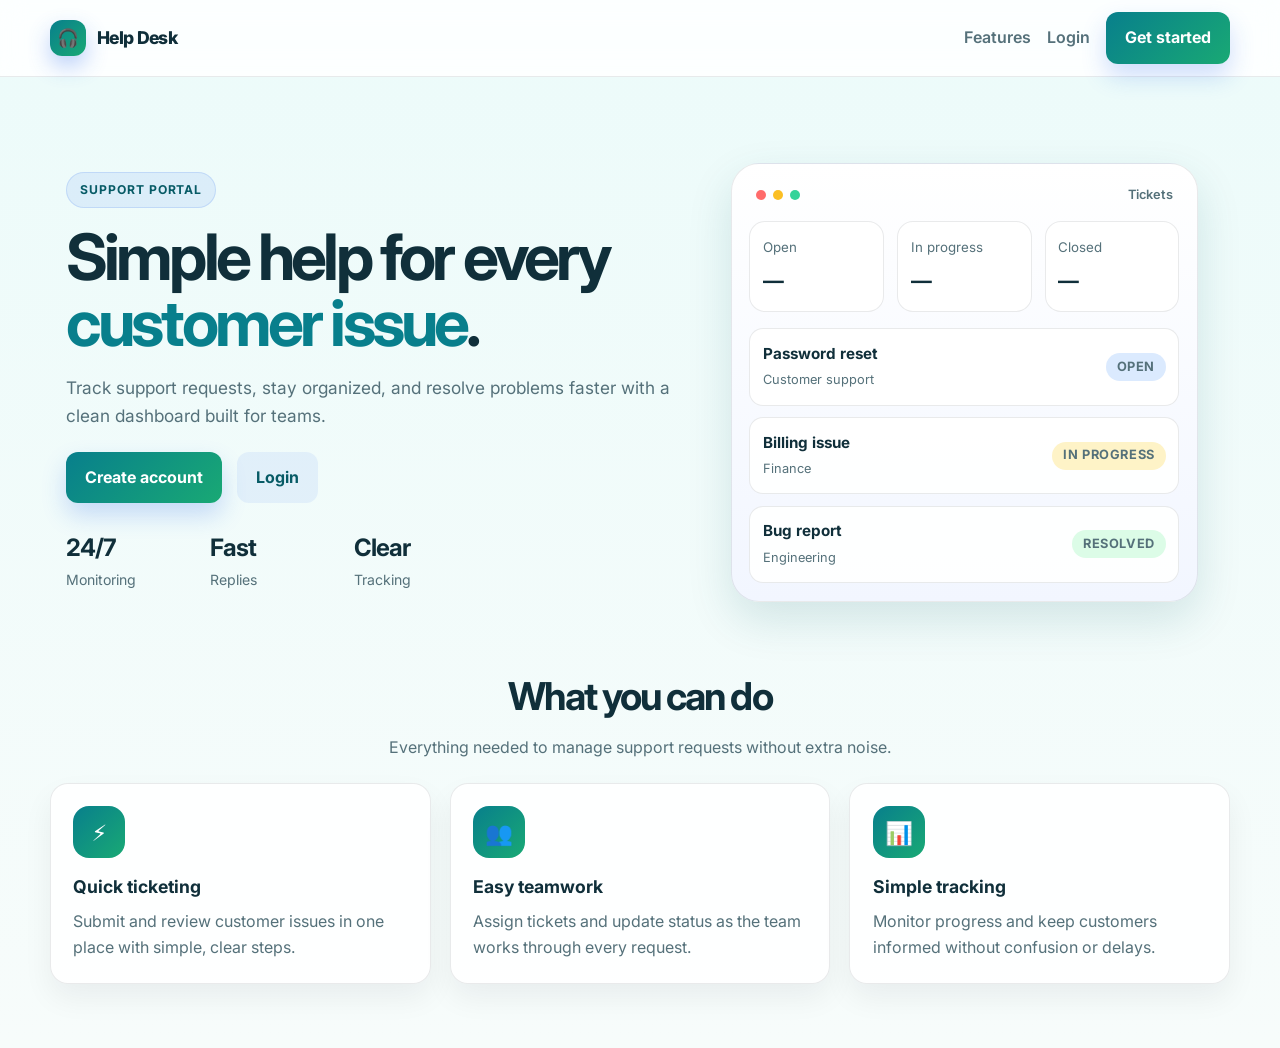
<file: helpdesk-frontend/index.html>
<!doctype html>
<html lang="en">
  <head>
    <meta charset="UTF-8" />
    <meta name="viewport" content="width=device-width, initial-scale=1.0" />
    <meta
      name="description"
      content="Help Desk support portal for managing customer issues."
    />
    <link
      href="https://fonts.googleapis.com/css2?family=Inter:wght@400;500;600;700;800&display=swap"
      rel="stylesheet"
    />
    <link rel="stylesheet" href="style.css" />
    <title>Help Desk</title>
  </head>
  <body>
    <!-- This is the landing page for the whole app. It routes users into the sign-in or sign-up flow. -->
    <header class="site-header">
      <div class="header-inner">
        <a href="index.html" class="brand" aria-label="Help Desk home">
          <span class="brand-mark">🎧</span>
          <span>Help Desk</span>
        </a>

        <nav class="header-nav" aria-label="Main navigation">
          <a href="#features" class="nav-link">Features</a>
          <a href="login.html" class="nav-link">Login</a>
          <a href="register.html" class="primary-btn">Get started</a>
        </nav>
      </div>
    </header>

    <main class="page-wrap">
      <section class="hero">
        <div class="hero-copy">
          <span class="eyebrow">Support portal</span>
          <h1>Simple help for every <strong>customer issue</strong>.</h1>
          <p class="hero-subtitle">
            Track support requests, stay organized, and resolve problems faster
            with a clean dashboard built for teams.
          </p>

          <div class="cta-row">
            <a href="register.html" class="primary-btn">Create account</a>
            <a href="login.html" class="secondary-btn">Login</a>
          </div>

          <div class="hero-stats">
            <div class="stat">
              <strong>24/7</strong>
              <span>Monitoring</span>
            </div>
            <div class="stat">
              <strong>Fast</strong>
              <span>Replies</span>
            </div>
            <div class="stat">
              <strong>Clear</strong>
              <span>Tracking</span>
            </div>
          </div>
        </div>

        <div class="hero-panel" aria-label="Dashboard preview">
          <div class="panel-window">
            <div class="panel-header">
              <div class="dots" aria-hidden="true">
                <span class="dot red"></span>
                <span class="dot yellow"></span>
                <span class="dot green"></span>
              </div>
              <span>Tickets</span>
            </div>

            <div class="preview-metrics">
              <div class="metric-card">
                <small>Open</small>
                <strong id="summary-open">—</strong>
              </div>
              <div class="metric-card">
                <small>In progress</small>
                <strong id="summary-in-progress">—</strong>
              </div>
              <div class="metric-card">
                <small>Closed</small>
                <strong id="summary-closed">—</strong>
              </div>
            </div>

            <div class="preview-list">
              <div class="preview-item">
                <div>
                  <strong>Password reset</strong>
                  <span>Customer support</span>
                </div>
                <span class="badge badge-open">Open</span>
              </div>
              <div class="preview-item">
                <div>
                  <strong>Billing issue</strong>
                  <span>Finance</span>
                </div>
                <span class="badge badge-progress">In progress</span>
              </div>
              <div class="preview-item">
                <div>
                  <strong>Bug report</strong>
                  <span>Engineering</span>
                </div>
                <span class="badge badge-resolved">Resolved</span>
              </div>
            </div>
          </div>
        </div>
      </section>

      <section id="features" class="feature-section">
        <div class="section-header">
          <h2>What you can do</h2>
          <p>
            Everything needed to manage support requests without extra noise.
          </p>
        </div>

        <div class="feature-grid">
          <article class="feature-card">
            <div class="feature-icon">⚡</div>
            <h3>Quick ticketing</h3>
            <p>
              Submit and review customer issues in one place with simple, clear
              steps.
            </p>
          </article>

          <article class="feature-card">
            <div class="feature-icon">👥</div>
            <h3>Easy teamwork</h3>
            <p>
              Assign tickets and update status as the team works through every
              request.
            </p>
          </article>

          <article class="feature-card">
            <div class="feature-icon">📊</div>
            <h3>Simple tracking</h3>
            <p>
              Monitor progress and keep customers informed without confusion or
              delays.
            </p>
          </article>
        </div>
      </section>
    </main>

    <script>
      fetch("http://localhost:8000/tickets/summary")
        .then((response) =>
          response.ok ? response.json() : Promise.reject(response),
        )
        .then((summary) => {
          document.getElementById("summary-open").textContent = summary.open;
          document.getElementById("summary-in-progress").textContent =
            summary.in_progress;
          document.getElementById("summary-closed").textContent =
            summary.closed;
        })
        .catch(() => {
          // Keep the landing page useful when the API is not running yet.
        });

      // If the user already has a stored session, skip the landing page and jump straight to the dashboard.
      try {
        const user = localStorage.getItem("helpdesk_user");
        if (user) window.location.href = "dashboard.html";
      } catch (_) {}
    </script>
  </body>
</html>
</file>
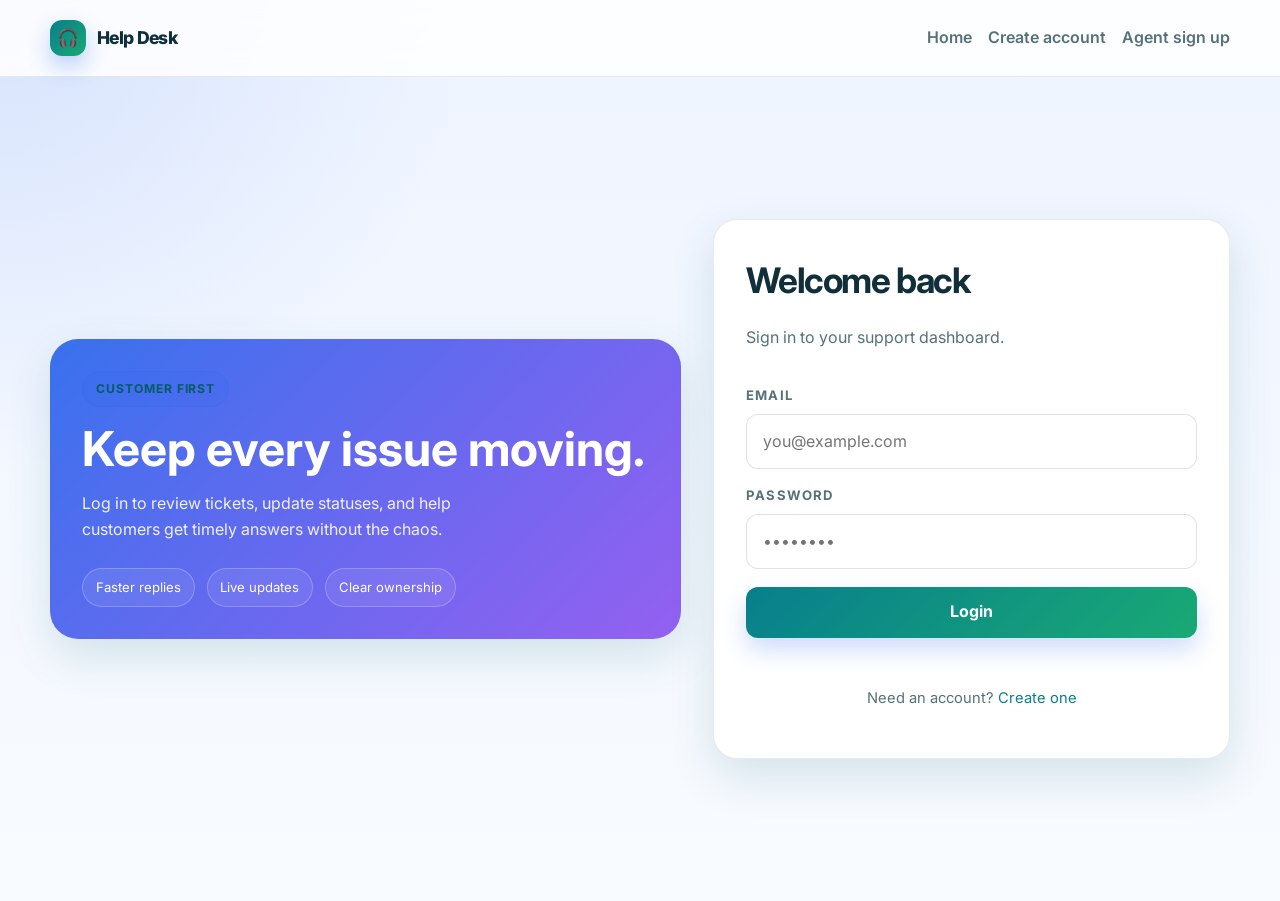
<file: helpdesk-frontend/dashboard.html>
<!doctype html>
<html lang="en">
  <head>
    <meta charset="UTF-8" />
    <meta name="viewport" content="width=device-width, initial-scale=1.0" />
    <meta
      name="description"
      content="Main Help Desk dashboard for ticket management and support workflows."
    />
    <link
      href="https://fonts.googleapis.com/css2?family=Inter:wght@400;500;600;700;800&display=swap"
      rel="stylesheet"
    />
    <link rel="stylesheet" href="style.css" />
    <title>Dashboard — Help Desk</title>
  </head>
  <body>
    <!-- The dashboard is the main app shell after login. It switches between customer and agent views based on the stored user role. -->
    <header class="site-header">
      <div class="header-inner">
        <a href="index.html" class="brand" aria-label="Help Desk home">
          <span class="brand-mark">🎧</span>
          <span>Help Desk</span>
        </a>

        <div class="stack">
          <span id="welcome-text" class="welcome-badge"></span>
          <button id="logout-btn">Logout</button>
        </div>
      </div>
    </header>

    <main class="dashboard-shell">
      <div class="dashboard-topbar">
        <h1>Support dashboard</h1>
      </div>

      <!-- Tabs are the routing mechanism for this single-page dashboard. -->
      <nav class="tab-nav" id="tab-nav" aria-label="Ticket sections">
        <button class="tab-btn active" data-tab="tickets">My Tickets</button>
        <button class="tab-btn" data-tab="new-ticket">New Ticket</button>
        <button class="tab-btn agent-only hidden" data-tab="all-tickets">
          All Tickets
        </button>
      </nav>

      <section id="tab-tickets" class="tab-content">
        <div class="card">
          <div class="card-header">
            <h2 id="tickets-heading">My Tickets</h2>
            <button id="refresh-tickets-btn" class="btn-sm">↻ Refresh</button>
          </div>
          <div id="tickets-list"><p class="muted">Loading…</p></div>
        </div>
      </section>

      <section id="tab-new-ticket" class="tab-content hidden">
        <div class="card form-card">
          <div class="card-header">
            <h2>Raise a ticket</h2>
          </div>

          <label class="field-label" for="nt-title">Title</label>
          <input
            id="nt-title"
            type="text"
            placeholder="Brief summary of the issue"
          />

          <label class="field-label" for="nt-desc">Description</label>
          <textarea
            id="nt-desc"
            placeholder="Describe the issue in detail…"
          ></textarea>

          <label class="field-label" for="nt-priority">Priority</label>
          <select id="nt-priority">
            <option value="LOW">Low</option>
            <option value="MEDIUM" selected>Medium</option>
            <option value="HIGH">High</option>
          </select>

          <button id="nt-submit" class="btn-full">Submit ticket</button>
          <p id="nt-msg" class="msg"></p>
        </div>
      </section>

      <section id="tab-all-tickets" class="tab-content hidden">
        <div class="card">
          <div class="card-header">
            <h2>All Tickets</h2>
            <button id="refresh-all-btn" class="btn-sm">↻ Refresh</button>
          </div>
          <div id="all-tickets-list"><p class="muted">Loading…</p></div>
        </div>
      </section>
    </main>

    <div id="modal-overlay" class="modal-overlay hidden">
      <div class="modal-box">
        <div class="modal-header">
          <h2 id="modal-title"></h2>
          <button id="modal-close" class="btn-sm">✕</button>
        </div>

        <div id="modal-meta" class="modal-meta"></div>
        <p id="modal-desc"></p>

        <!-- Agent-only controls appear when the logged-in user has an AGENT or ADMIN role. -->
        <div id="agent-actions" class="hidden">
          <div class="agent-actions-row">
            <select id="assign-agent-select"></select>
            <button id="assign-agent-btn" class="btn-sm">Assign agent</button>
            <select id="status-select">
              <option value="open">OPEN</option>
              <option value="in-progress">IN PROGRESS</option>
              <option value="closed">CLOSED</option>
            </select>
            <button id="update-status-btn" class="btn-sm">Update status</button>
          </div>
          <p id="agent-action-msg" class="msg"></p>
        </div>

        <div id="admin-delete" class="hidden">
          <button id="delete-ticket-btn" class="btn-danger btn-sm">
            Delete ticket
          </button>
          <p id="delete-msg" class="msg"></p>
        </div>

        <div class="divider"></div>
        <h3>Comments</h3>
        <div id="comments-list" class="comments-list"></div>
        <textarea id="comment-body" placeholder="Write a comment…"></textarea>
        <button id="post-comment-btn" class="btn-sm">Post comment</button>
        <p id="comment-msg" class="msg"></p>
      </div>
    </div>

    <script src="app.js"></script>
  </body>
</html>
</file>
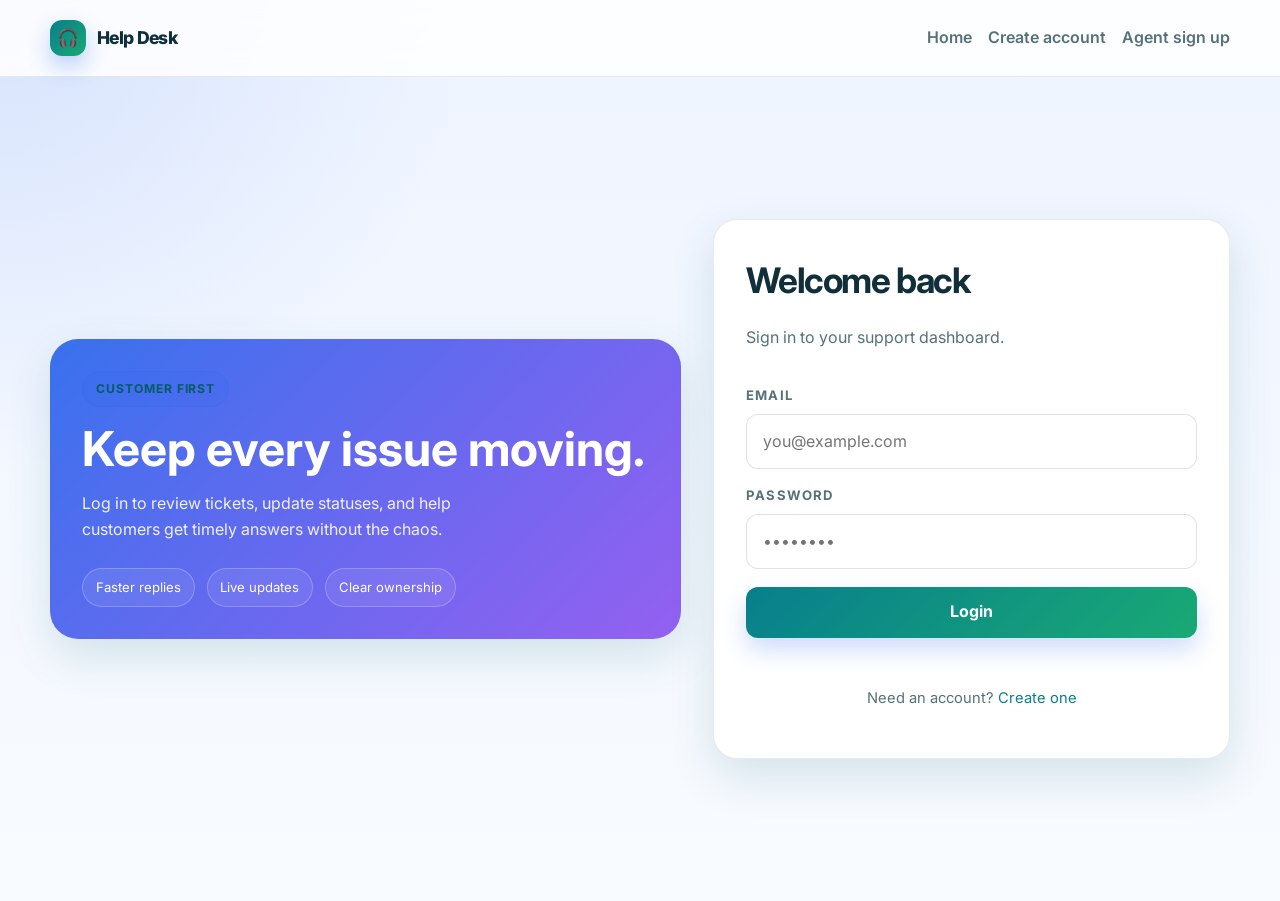
<file: helpdesk-frontend/login.html>
<!doctype html>
<html lang="en">
  <head>
    <meta charset="UTF-8" />
    <meta name="viewport" content="width=device-width, initial-scale=1.0" />
    <meta
      name="description"
      content="Help Desk login page for agents and customers."
    />
    <link
      href="https://fonts.googleapis.com/css2?family=Inter:wght@400;500;600;700;800&display=swap"
      rel="stylesheet"
    />
    <link rel="stylesheet" href="style.css" />
    <title>Login — Help Desk</title>
  </head>
  <body class="auth-page">
    <!-- The public header is shared across the marketing/auth pages so the app feels like one system. -->
    <header class="site-header">
      <div class="header-inner">
        <a href="index.html" class="brand" aria-label="Help Desk home">
          <span class="brand-mark">🎧</span>
          <span>Help Desk</span>
        </a>
        <nav class="header-nav" aria-label="Main navigation">
          <a href="index.html" class="nav-link">Home</a>
          <a href="register.html" class="nav-link">Create account</a>
          <a href="register-agent.html" class="nav-link">Agent sign up</a>
        </nav>
      </div>
    </header>

    <main class="auth-shell">
      <!-- The left side explains the value of the platform and keeps the login page branded. -->
      <section class="auth-visual" aria-label="Support benefits overview">
        <span class="eyebrow">Customer first</span>
        <h2>Keep every issue moving.</h2>
        <p>
          Log in to review tickets, update statuses, and help customers get
          timely answers without the chaos.
        </p>
        <div class="auth-badges">
          <span>Faster replies</span>
          <span>Live updates</span>
          <span>Clear ownership</span>
        </div>
      </section>

      <section class="auth-panel" aria-label="Login form">
        <h1>Welcome back</h1>
        <p class="subtext">Sign in to your support dashboard.</p>

        <div class="form-grid">
          <label class="field-label" for="login-username">Email</label>
          <input
            id="login-username"
            type="email"
            placeholder="you@example.com"
            autocomplete="email"
          />

          <label class="field-label" for="login-password">Password</label>
          <input
            id="login-password"
            type="password"
            placeholder="••••••••"
            autocomplete="current-password"
          />
        </div>

        <button id="login-btn" class="btn-full">Login</button>
        <p id="login-msg" class="msg"></p>

        <p class="auth-meta">
          Need an account? <a href="register.html">Create one</a>
        </p>
      </section>
    </main>

    <script src="app.js"></script>
  </body>
</html>
</file>
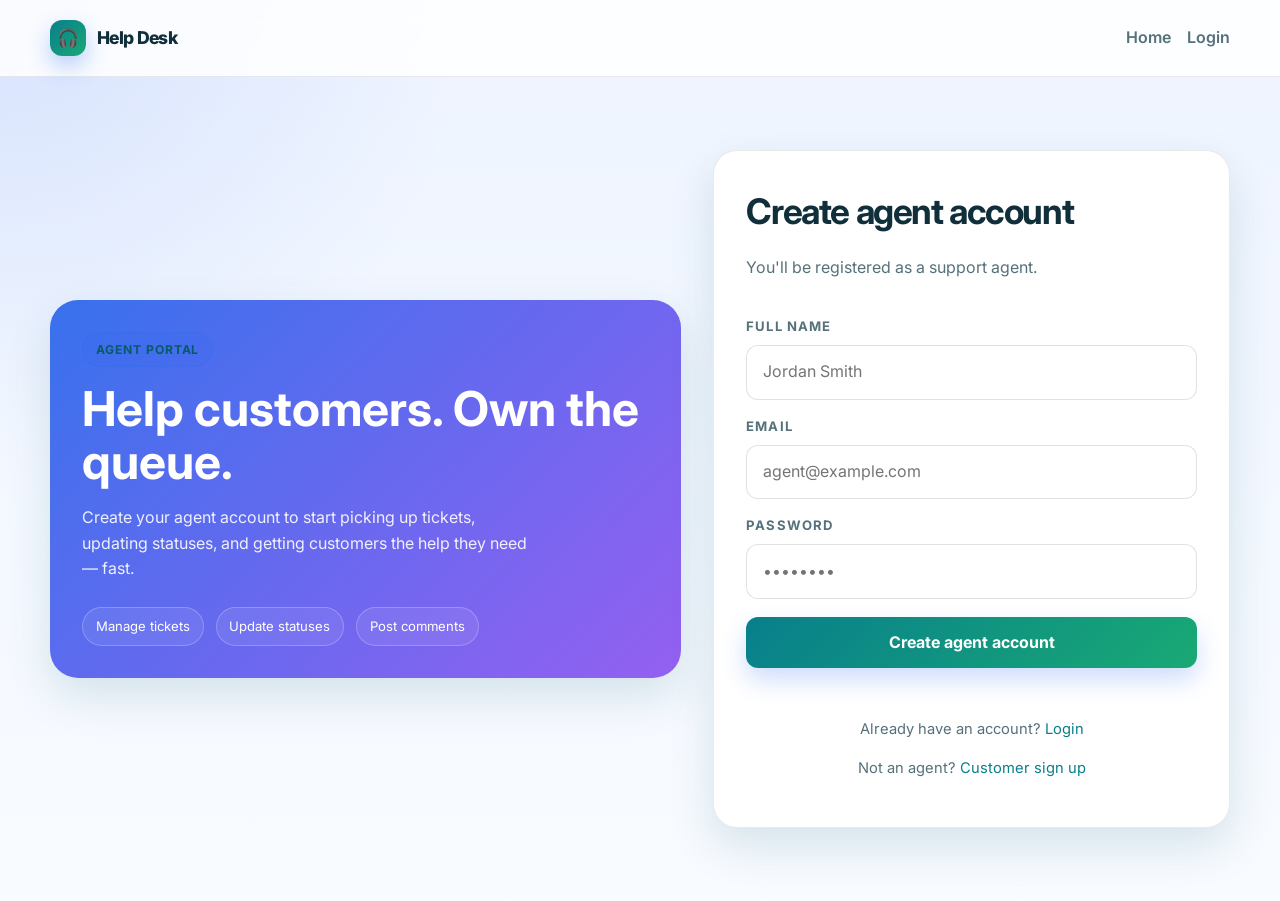
<file: helpdesk-frontend/register-agent.html>
<!doctype html>
<html lang="en">
  <head>
    <meta charset="UTF-8" />
    <meta name="viewport" content="width=device-width, initial-scale=1.0" />
    <meta
      name="description"
      content="Create an agent account for the Help Desk support team."
    />
    <link
      href="https://fonts.googleapis.com/css2?family=Inter:wght@400;500;600;700;800&display=swap"
      rel="stylesheet"
    />
    <link rel="stylesheet" href="style.css" />
    <title>Agent Sign Up — Help Desk</title>
  </head>
  <body class="auth-page">
    <!-- This form explicitly creates an AGENT profile, which unlocks the support actions in the dashboard. -->
    <header class="site-header">
      <div class="header-inner">
        <a href="index.html" class="brand" aria-label="Help Desk home">
          <span class="brand-mark">🎧</span>
          <span>Help Desk</span>
        </a>
        <nav class="header-nav" aria-label="Main navigation">
          <a href="index.html" class="nav-link">Home</a>
          <a href="login.html" class="nav-link">Login</a>
        </nav>
      </div>
    </header>

    <main class="auth-shell">
      <section class="auth-visual" aria-label="Why join as an agent">
        <span class="eyebrow">Agent portal</span>
        <h2>Help customers. Own the queue.</h2>
        <p>
          Create your agent account to start picking up tickets, updating
          statuses, and getting customers the help they need — fast.
        </p>
        <div class="auth-badges">
          <span>Manage tickets</span>
          <span>Update statuses</span>
          <span>Post comments</span>
        </div>
      </section>

      <section class="auth-panel" aria-label="Agent registration form">
        <h2>Create agent account</h2>
        <p class="subtext">You'll be registered as a support agent.</p>

        <div class="form-grid">
          <label class="field-label" for="reg-name">Full name</label>
          <input
            id="reg-name"
            type="text"
            placeholder="Jordan Smith"
            autocomplete="name"
          />

          <label class="field-label" for="reg-email">Email</label>
          <input
            id="reg-email"
            type="email"
            placeholder="agent@example.com"
            autocomplete="email"
          />

          <label class="field-label" for="reg-password">Password</label>
          <input
            id="reg-password"
            type="password"
            placeholder="••••••••"
            autocomplete="new-password"
          />
        </div>

        <button id="reg-agent-btn" class="btn-full">
          Create agent account
        </button>
        <p id="reg-msg" class="msg"></p>

        <p class="auth-meta">
          Already have an account? <a href="login.html">Login</a>
        </p>
        <p class="auth-meta">
          Not an agent? <a href="register.html">Customer sign up</a>
        </p>
      </section>
    </main>

    <script src="app.js"></script>
  </body>
</html>
</file>
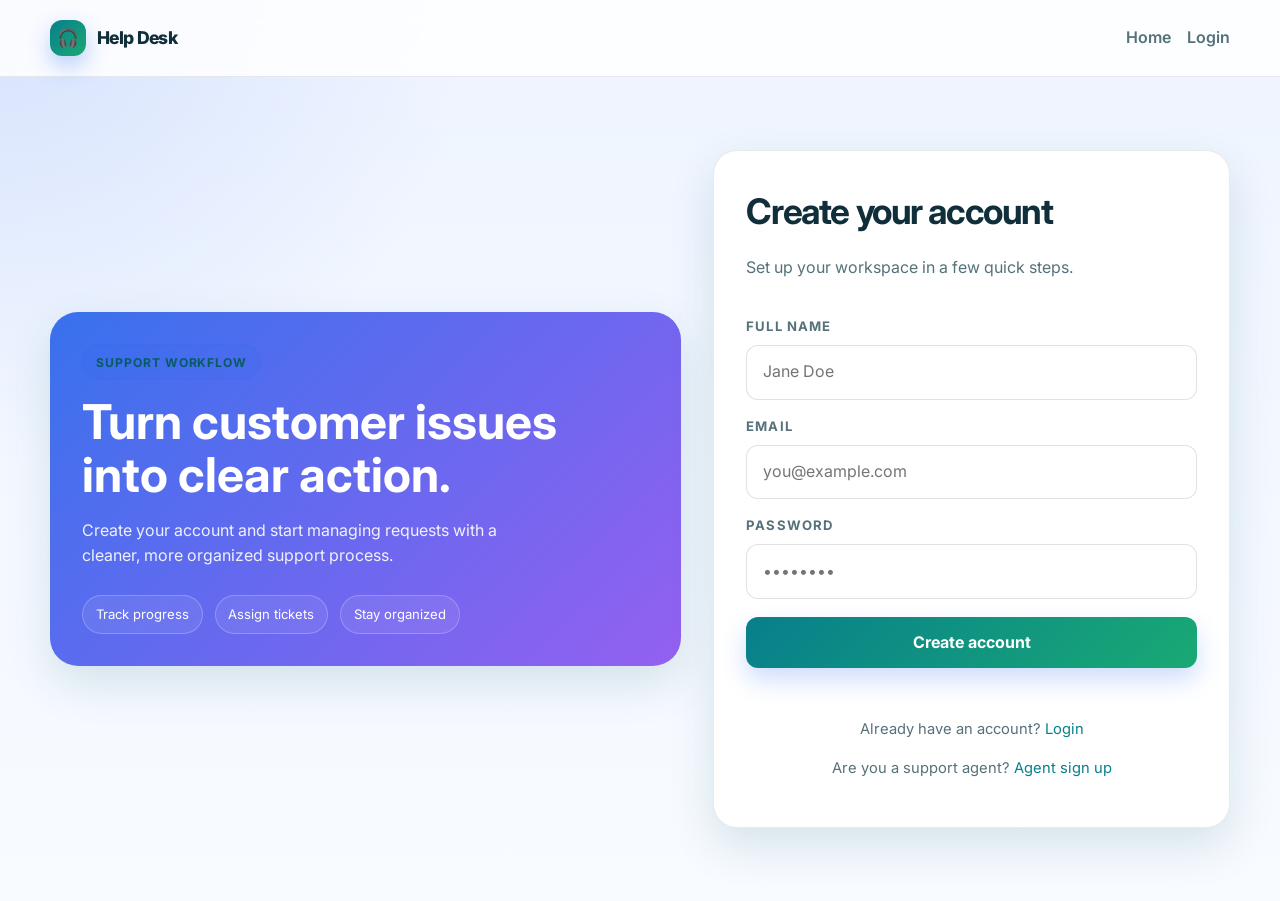
<file: helpdesk-frontend/register.html>
<!doctype html>
<html lang="en">
  <head>
    <meta charset="UTF-8" />
    <meta name="viewport" content="width=device-width, initial-scale=1.0" />
    <meta
      name="description"
      content="Create a customer account for the Help Desk support portal."
    />
    <link
      href="https://fonts.googleapis.com/css2?family=Inter:wght@400;500;600;700;800&display=swap"
      rel="stylesheet"
    />
    <link rel="stylesheet" href="style.css" />
    <title>Register — Help Desk</title>
  </head>
  <body class="auth-page">
    <!-- This registration page creates a customer account by default. -->
    <header class="site-header">
      <div class="header-inner">
        <a href="index.html" class="brand" aria-label="Help Desk home">
          <span class="brand-mark">🎧</span>
          <span>Help Desk</span>
        </a>
        <nav class="header-nav" aria-label="Main navigation">
          <a href="index.html" class="nav-link">Home</a>
          <a href="login.html" class="nav-link">Login</a>
        </nav>
      </div>
    </header>

    <main class="auth-shell">
      <section class="auth-visual" aria-label="Why use Help Desk">
        <span class="eyebrow">Support workflow</span>
        <h2>Turn customer issues into clear action.</h2>
        <p>
          Create your account and start managing requests with a cleaner, more
          organized support process.
        </p>
        <div class="auth-badges">
          <span>Track progress</span>
          <span>Assign tickets</span>
          <span>Stay organized</span>
        </div>
      </section>

      <section class="auth-panel" aria-label="Registration form">
        <h2>Create your account</h2>
        <p class="subtext">Set up your workspace in a few quick steps.</p>

        <div class="form-grid">
          <label class="field-label" for="reg-name">Full name</label>
          <input
            id="reg-name"
            type="text"
            placeholder="Jane Doe"
            autocomplete="name"
          />

          <label class="field-label" for="reg-email">Email</label>
          <input
            id="reg-email"
            type="email"
            placeholder="you@example.com"
            autocomplete="email"
          />

          <label class="field-label" for="reg-password">Password</label>
          <input
            id="reg-password"
            type="password"
            placeholder="••••••••"
            autocomplete="new-password"
          />
        </div>

        <button id="reg-btn" class="btn-full">Create account</button>
        <p id="reg-msg" class="msg"></p>

        <p class="auth-meta">
          Already have an account? <a href="login.html">Login</a>
        </p>
        <p class="auth-meta">
          Are you a support agent?
          <a href="register-agent.html">Agent sign up</a>
        </p>
      </section>
    </main>

    <script src="app.js"></script>
  </body>
</html>
</file>
<file: helpdesk-frontend/style.css>
/*
  Global styling for the Help Desk project.
  This file controls the look and layout of the landing page, auth screens,
  the dashboard, and the ticket modal used by customers, agents, and admins.
*/

:root {
  --bg: #ecfbfa;
  --bg-strong: #d7f3f0;
  --card: #ffffff;
  --surface: #f7faff;
  --border: rgba(15, 23, 42, 0.09);
  --muted: #55717a;
  --text: #102f3a;
  --primary: #087f8c;
  --primary-deep: #075b66;
  --primary-soft: rgba(8, 127, 140, 0.12);
  --accent: #19a974;
  --success: #16a34a;
  --danger: #dc2626;
  --danger-h: #b91c1c;
  --radius: 18px;
  --shadow: 0 18px 45px rgba(7, 91, 102, 0.14);
}

* {
  box-sizing: border-box;
}

html {
  scroll-behavior: smooth;
}

body {
  margin: 0;
  font-family: 'Inter', system-ui, -apple-system, 'Segoe UI', sans-serif;
  background: linear-gradient(180deg, #ecfbfa 0%, #f7fcfb 100%);
  color: var(--text);
  min-height: 100vh;
  line-height: 1.6;
}

img {
  max-width: 100%;
  display: block;
}

a {
  color: var(--primary);
  text-decoration: none;
}

a:hover {
  text-decoration: none;
}

button,
input,
textarea,
select {
  font: inherit;
}

.hidden {
  display: none !important;
}

/*
  Shared header and navigation.
*/
.site-header {
  position: sticky;
  top: 0;
  z-index: 30;
  background: rgba(255, 255, 255, 0.85);
  backdrop-filter: blur(12px);
  border-bottom: 1px solid var(--border);
}

.header-inner,
.hero,
.dashboard-shell,
.auth-shell,
.page-wrap {
  width: min(1180px, calc(100% - 32px));
  margin: 0 auto;
}

.header-inner {
  display: flex;
  align-items: center;
  justify-content: space-between;
  min-height: 76px;
  gap: 1rem;
}

.brand {
  display: inline-flex;
  align-items: center;
  gap: 0.7rem;
  font-weight: 800;
  color: var(--text);
  letter-spacing: -0.04em;
  font-size: 1.1rem;
}

.brand-mark {
  display: inline-grid;
  place-items: center;
  width: 36px;
  height: 36px;
  border-radius: 12px;
  background: linear-gradient(135deg, var(--primary), var(--accent));
  color: white;
  box-shadow: 0 10px 22px rgba(37, 99, 235, 0.3);
}

.header-nav {
  display: flex;
  align-items: center;
  gap: 1rem;
}

.nav-link {
  color: var(--muted);
  font-weight: 600;
  transition: color 0.2s ease;
}

.nav-link:hover {
  color: var(--primary);
}

/*
  Landing page hero and feature cards.
*/
.page-wrap {
  padding: 28px 0 64px;
}

.hero {
  display: grid;
  grid-template-columns: 1.1fr 0.9fr;
  align-items: center;
  gap: 2.4rem;
  padding: 42px 0 20px;
}

.hero-copy {
  padding: 14px 0;
}

.eyebrow {
  display: inline-flex;
  align-items: center;
  gap: 0.45rem;
  background: rgba(37, 99, 235, 0.09);
  color: var(--primary-deep);
  border: 1px solid rgba(37, 99, 235, 0.15);
  border-radius: 999px;
  padding: 0.45rem 0.8rem;
  font-size: 0.76rem;
  font-weight: 700;
  letter-spacing: 0.08em;
  text-transform: uppercase;
}

.hero h1 {
  margin: 1rem 0 1rem;
  font-size: clamp(2.5rem, 5vw, 4.4rem);
  line-height: 1.04;
  letter-spacing: -0.06em;
}

.hero h1 strong {
  color: var(--primary);
}

.hero-subtitle {
  max-width: 640px;
  color: var(--muted);
  font-size: 1.08rem;
  margin-bottom: 1.4rem;
}

.cta-row {
  display: flex;
  flex-wrap: wrap;
  gap: 0.9rem;
  margin-bottom: 1.2rem;
}

.hero-stats {
  display: flex;
  flex-wrap: wrap;
  gap: 1.5rem;
  margin-top: 1.6rem;
}

.stat {
  min-width: 120px;
}

.stat strong {
  display: block;
  font-size: 1.5rem;
  letter-spacing: -0.04em;
}

.stat span {
  color: var(--muted);
  font-size: 0.88rem;
}

.hero-panel {
  position: relative;
  padding: 1rem;
}

.panel-window {
  background: linear-gradient(180deg, #ffffff, #f2f6ff);
  border: 1px solid var(--border);
  border-radius: 28px;
  box-shadow: var(--shadow);
  padding: 1.1rem;
}

.panel-header {
  display: flex;
  align-items: center;
  justify-content: space-between;
  padding: 0.2rem 0.4rem 1rem;
  color: var(--muted);
  font-size: 0.8rem;
  font-weight: 600;
}

.dots {
  display: inline-flex;
  gap: 0.45rem;
}

.dot {
  width: 10px;
  height: 10px;
  border-radius: 50%;
}

.dot.red { background: #ff6b6b; }
.dot.yellow { background: #fbbf24; }
.dot.green { background: #34d399; }

.preview-metrics {
  display: grid;
  grid-template-columns: repeat(3, minmax(0, 1fr));
  gap: 0.8rem;
  margin-bottom: 1rem;
}

.metric-card {
  background: rgba(255, 255, 255, 0.9);
  border-radius: 16px;
  padding: 0.9rem 0.8rem;
  border: 1px solid var(--border);
}

.metric-card small {
  display: block;
  margin-bottom: 0.35rem;
  color: var(--muted);
}

.metric-card strong {
  font-size: 1.3rem;
  letter-spacing: -0.04em;
}

.preview-list {
  display: grid;
  gap: 0.7rem;
}

.preview-item {
  display: grid;
  grid-template-columns: 1fr auto;
  gap: 0.6rem;
  align-items: center;
  background: rgba(255, 255, 255, 0.9);
  border: 1px solid var(--border);
  border-radius: 14px;
  padding: 0.8rem;
}

.preview-item strong {
  display: block;
  font-size: 0.95rem;
}

.preview-item span {
  color: var(--muted);
  font-size: 0.8rem;
}

.feature-section {
  padding-top: 28px;
}

.section-header {
  margin-bottom: 1.4rem;
  text-align: center;
}

.section-header h2 {
  font-size: clamp(2rem, 3vw, 2.8rem);
  margin: 0 0 0.5rem;
  letter-spacing: -0.05em;
}

.section-header p {
  color: var(--muted);
  margin: 0 auto;
  max-width: 600px;
}

.feature-grid {
  display: grid;
  grid-template-columns: repeat(3, minmax(0, 1fr));
  gap: 1.2rem;
}

.feature-card {
  background: rgba(255, 255, 255, 0.9);
  border: 1px solid var(--border);
  border-radius: var(--radius);
  box-shadow: 0 14px 30px rgba(15, 23, 42, 0.06);
  padding: 1.4rem;
}

.feature-icon {
  width: 52px;
  height: 52px;
  border-radius: 16px;
  display: inline-grid;
  place-items: center;
  color: white;
  font-size: 1.4rem;
  margin-bottom: 0.9rem;
  background: linear-gradient(135deg, var(--primary), var(--accent));
}

.feature-card h3 {
  margin: 0 0 0.5rem;
  font-size: 1.1rem;
}

.feature-card p {
  margin: 0;
  color: var(--muted);
}

/*
  Buttons and reused form styles for auth and dashboard forms.
*/
.primary-btn,
.secondary-btn,
.btn,
.btn-link,
button {
  display: inline-flex;
  align-items: center;
  justify-content: center;
  border: none;
  border-radius: 12px;
  font-weight: 700;
  cursor: pointer;
  transition: transform 0.15s ease, box-shadow 0.15s ease;
}

.primary-btn,
.btn,
#login-btn,
#reg-btn,
#reg-agent-btn,
#nt-submit,
#logout-btn {
  background: linear-gradient(135deg, var(--primary), var(--accent));
  color: white;
  padding: 0.8rem 1.2rem;
  box-shadow: 0 12px 24px rgba(37, 99, 235, 0.22);
}

.secondary-btn,
.btn-link {
  background: rgba(37, 99, 235, 0.08);
  color: var(--primary-deep);
  padding: 0.8rem 1.2rem;
}

.primary-btn:hover,
.secondary-btn:hover,
.btn:hover,
.btn-link:hover,
button:hover {
  transform: translateY(-1px);
}

.btn-full {
  width: 100%;
  margin-top: 1.1rem;
}

.btn-sm {
  padding: 0.6rem 0.9rem;
  border-radius: 10px;
  font-size: 0.82rem;
}

.btn-danger {
  background: linear-gradient(135deg, var(--danger), #ef4444);
}

/*
  Auth page layout.
*/
.auth-page {
  background: radial-gradient(circle at top left, rgba(37, 99, 235, 0.12), transparent 30%), linear-gradient(180deg, #eef4ff 0%, #f8fbff 100%);
}

.auth-shell {
  display: grid;
  grid-template-columns: 1.1fr 0.9fr;
  align-items: center;
  gap: 2rem;
  min-height: calc(100vh - 76px);
  padding: 2rem 0;
}

.auth-visual {
  padding: 2rem;
  background: linear-gradient(135deg, rgba(37, 99, 235, 0.9), rgba(124, 58, 237, 0.8));
  color: white;
  border-radius: 28px;
  box-shadow: var(--shadow);
}

.auth-visual h2 {
  margin: 1rem 0;
  font-size: clamp(2rem, 4vw, 3rem);
  line-height: 1.1;
}

.auth-visual p {
  color: rgba(255, 255, 255, 0.9);
  max-width: 28rem;
}

.auth-badges {
  display: flex;
  flex-wrap: wrap;
  gap: 0.75rem;
  margin-top: 1.6rem;
}

.auth-badges span {
  padding: 0.5rem 0.8rem;
  border: 1px solid rgba(255, 255, 255, 0.22);
  border-radius: 999px;
  background: rgba(255, 255, 255, 0.08);
  font-size: 0.82rem;
}

.auth-panel {
  background: white;
  border: 1px solid var(--border);
  border-radius: 24px;
  padding: 2rem;
  box-shadow: var(--shadow);
}

.auth-panel h1,
.auth-panel h2 {
  margin: 0 0 0.5rem;
  font-size: clamp(1.8rem, 3vw, 2.2rem);
  letter-spacing: -0.04em;
}

.subtext {
  color: var(--muted);
  margin-bottom: 1.2rem;
}

.form-grid,
.form-card {
  display: flex;
  flex-direction: column;
}

.field-label {
  display: block;
  margin-top: 1rem;
  margin-bottom: 0.5rem;
  font-size: 0.82rem;
  font-weight: 700;
  color: var(--muted);
  text-transform: uppercase;
  letter-spacing: 0.08em;
}

input,
textarea,
select {
  width: 100%;
  padding: 0.85rem 1rem;
  border: 1px solid rgba(15, 23, 42, 0.12);
  border-radius: 12px;
  background: #fff;
  color: var(--text);
}

input:focus,
textarea:focus,
select:focus {
  outline: none;
  border-color: rgba(37, 99, 235, 0.5);
  box-shadow: 0 0 0 4px rgba(37, 99, 235, 0.12);
}

textarea {
  min-height: 120px;
  resize: vertical;
}

.msg {
  min-height: 1.3rem;
  margin-top: 0.8rem;
  color: var(--danger);
  font-size: 0.88rem;
}

.msg.ok {
  color: var(--success);
}

.auth-meta {
  margin-top: 1rem;
  text-align: center;
  color: var(--muted);
  font-size: 0.92rem;
}

/*
  Dashboard and ticket list styling.
*/
.dashboard-shell {
  padding: 1.5rem 0 3rem;
}

.dashboard-topbar {
  display: flex;
  align-items: center;
  justify-content: space-between;
  margin-bottom: 1.4rem;
}

.dashboard-topbar h1 {
  margin: 0;
  letter-spacing: -0.05em;
  font-size: clamp(2rem, 3vw, 2.5rem);
}

.stack {
  display: flex;
  align-items: center;
  gap: 0.8rem;
}

.welcome-badge {
  background: rgba(37, 99, 235, 0.09);
  color: var(--primary-deep);
  border: 1px solid rgba(37, 99, 235, 0.12);
  padding: 0.55rem 0.8rem;
  border-radius: 999px;
  font-size: 0.8rem;
  font-weight: 700;
}

.tab-nav {
  display: flex;
  gap: 0.5rem;
  padding: 0.55rem;
  background: rgba(255, 255, 255, 0.7);
  border: 1px solid var(--border);
  border-radius: 18px;
  width: fit-content;
  margin-bottom: 1.1rem;
}

.tab-btn {
  background: transparent;
  border: none;
  padding: 0.72rem 1rem;
  border-radius: 12px;
  font-weight: 700;
  color: var(--muted);
  cursor: pointer;
}

.tab-btn.active {
  background: linear-gradient(135deg, rgba(37, 99, 235, 0.12), rgba(124, 58, 237, 0.08));
  color: var(--primary-deep);
}

.card {
  background: white;
  border: 1px solid var(--border);
  border-radius: var(--radius);
  box-shadow: var(--shadow);
  padding: 1.3rem;
}

.form-card {
  max-width: 560px;
  margin: 0 auto;
}

.card-header {
  display: flex;
  align-items: center;
  justify-content: space-between;
  gap: 1rem;
  margin-bottom: 1rem;
}

.card-header h2 {
  margin: 0;
  font-size: 1.2rem;
}

.ticket-row {
  display: flex;
  align-items: center;
  justify-content: space-between;
  gap: 1rem;
  background: #fff;
  border: 1px solid var(--border);
  border-radius: 16px;
  padding: 0.95rem 1rem;
  cursor: pointer;
  margin-bottom: 0.8rem;
  transition: box-shadow 0.2s ease, border-color 0.2s ease;
}

.ticket-row:hover {
  border-color: rgba(37, 99, 235, 0.2);
  box-shadow: 0 12px 26px rgba(37, 99, 235, 0.1);
}

.ticket-row-main {
  display: flex;
  flex-direction: column;
  gap: 0.2rem;
  min-width: 0;
}

.ticket-title {
  font-weight: 700;
  font-size: 1rem;
  white-space: nowrap;
  overflow: hidden;
  text-overflow: ellipsis;
}

.ticket-meta {
  color: var(--muted);
  font-size: 0.8rem;
}

.ticket-row-badges {
  display: flex;
  align-items: center;
  gap: 0.5rem;
  flex-shrink: 0;
}

.badge {
  display: inline-flex;
  align-items: center;
  justify-content: center;
  padding: 0.24rem 0.66rem;
  border-radius: 999px;
  font-size: 0.7rem;
  font-weight: 700;
  letter-spacing: 0.05em;
  text-transform: uppercase;
}

.badge-open { background: #dbeafe; color: #1d4ed8; }
.badge-progress { background: #fef3c7; color: #92400e; }
.badge-resolved { background: #dcfce7; color: #15803d; }
.badge-closed { background: #e2e8f0; color: #475569; }
.badge-high { background: #fee2e2; color: #b91c1c; }
.badge-medium { background: #fef3c7; color: #92400e; }
.badge-low { background: #dcfce7; color: #166534; }

/*
  Modal dialog for ticket detail and comments.
*/
.modal-overlay {
  position: fixed;
  inset: 0;
  background: rgba(15, 23, 42, 0.45);
  display: flex;
  align-items: center;
  justify-content: center;
  padding: 1.2rem;
  z-index: 100;
}

.modal-box {
  width: min(680px, 100%);
  max-height: 92vh;
  overflow-y: auto;
  background: white;
  border-radius: 24px;
  border: 1px solid var(--border);
  box-shadow: 0 28px 60px rgba(15, 23, 42, 0.25);
  padding: 1.4rem;
}

.modal-header {
  display: flex;
  align-items: flex-start;
  justify-content: space-between;
  gap: 1rem;
  margin-bottom: 0.8rem;
}

.modal-header h2 {
  margin: 0;
  line-height: 1.2;
  letter-spacing: -0.04em;
}

.modal-meta {
  display: flex;
  flex-wrap: wrap;
  gap: 0.5rem;
  align-items: center;
  margin-bottom: 0.8rem;
}

#agent-actions,
#admin-delete {
  margin: 1rem 0;
}

.agent-actions-row {
  display: flex;
  flex-wrap: wrap;
  gap: 0.65rem;
  align-items: center;
}

#assign-agent-select,
#status-select {
  min-width: 180px;
  flex: 1 1 180px;
}

.divider {
  border: none;
  border-top: 1px solid var(--border);
  margin: 1rem 0;
}

.comment-item {
  background: var(--surface);
  border: 1px solid var(--border);
  border-radius: 14px;
  padding: 0.8rem 0.9rem;
  margin-bottom: 0.7rem;
}

.comment-body {
  color: var(--text);
  font-size: 0.95rem;
}

.comment-meta {
  margin-top: 0.35rem;
  color: var(--muted);
  font-size: 0.78rem;
}

.comments-list {
  margin-bottom: 0.9rem;
}

.muted {
  color: var(--muted);
}

@media (max-width: 900px) {
  .hero,
  .auth-shell,
  .feature-grid {
    grid-template-columns: 1fr;
  }

  .auth-visual {
    min-height: 0;
  }
}

@media (max-width: 640px) {
  .header-inner,
  .dashboard-topbar,
  .card-header,
  .ticket-row {
    flex-direction: column;
    align-items: flex-start;
  }

  .header-nav {
    gap: 0.75rem;
    font-size: 0.9rem;
  }

  .hero {
    padding-top: 24px;
  }

  .tab-nav {
    width: 100%;
    justify-content: stretch;
  }

  .tab-btn {
    flex: 1;
  }
}
</file>
